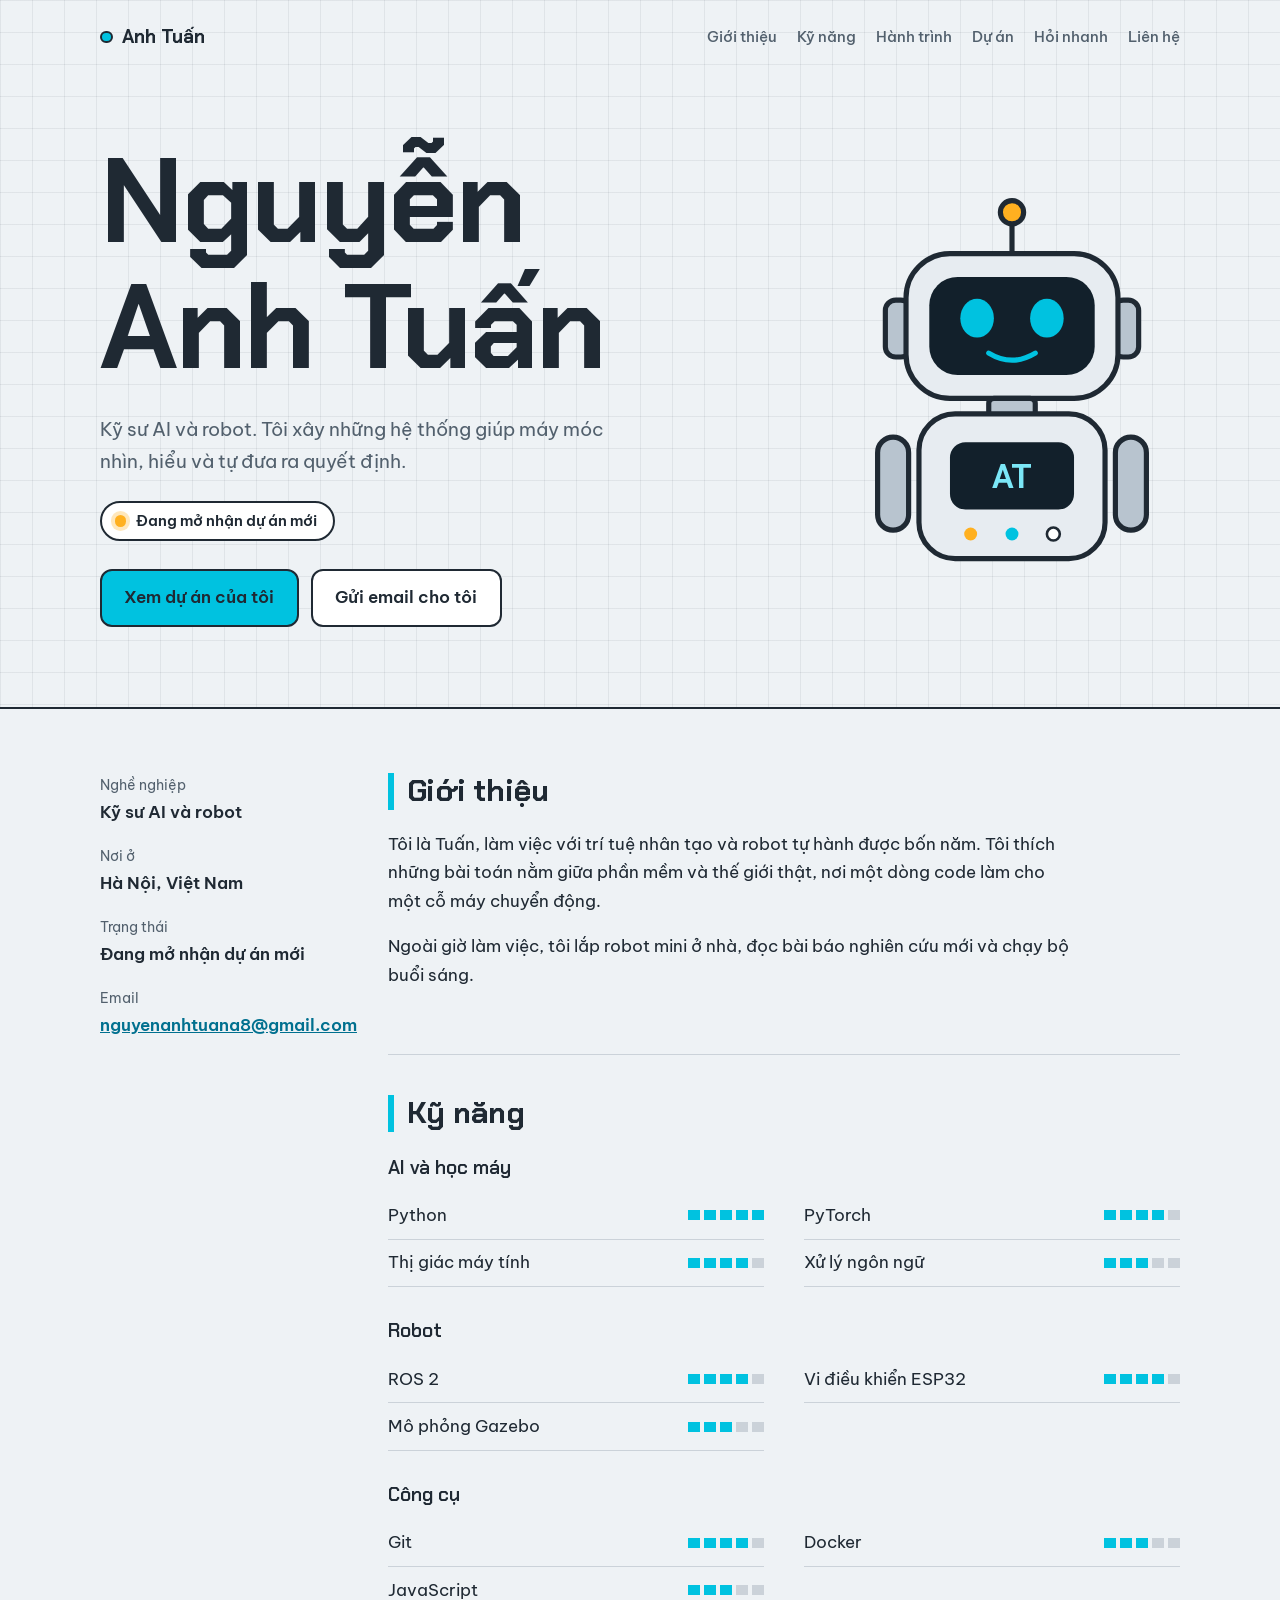
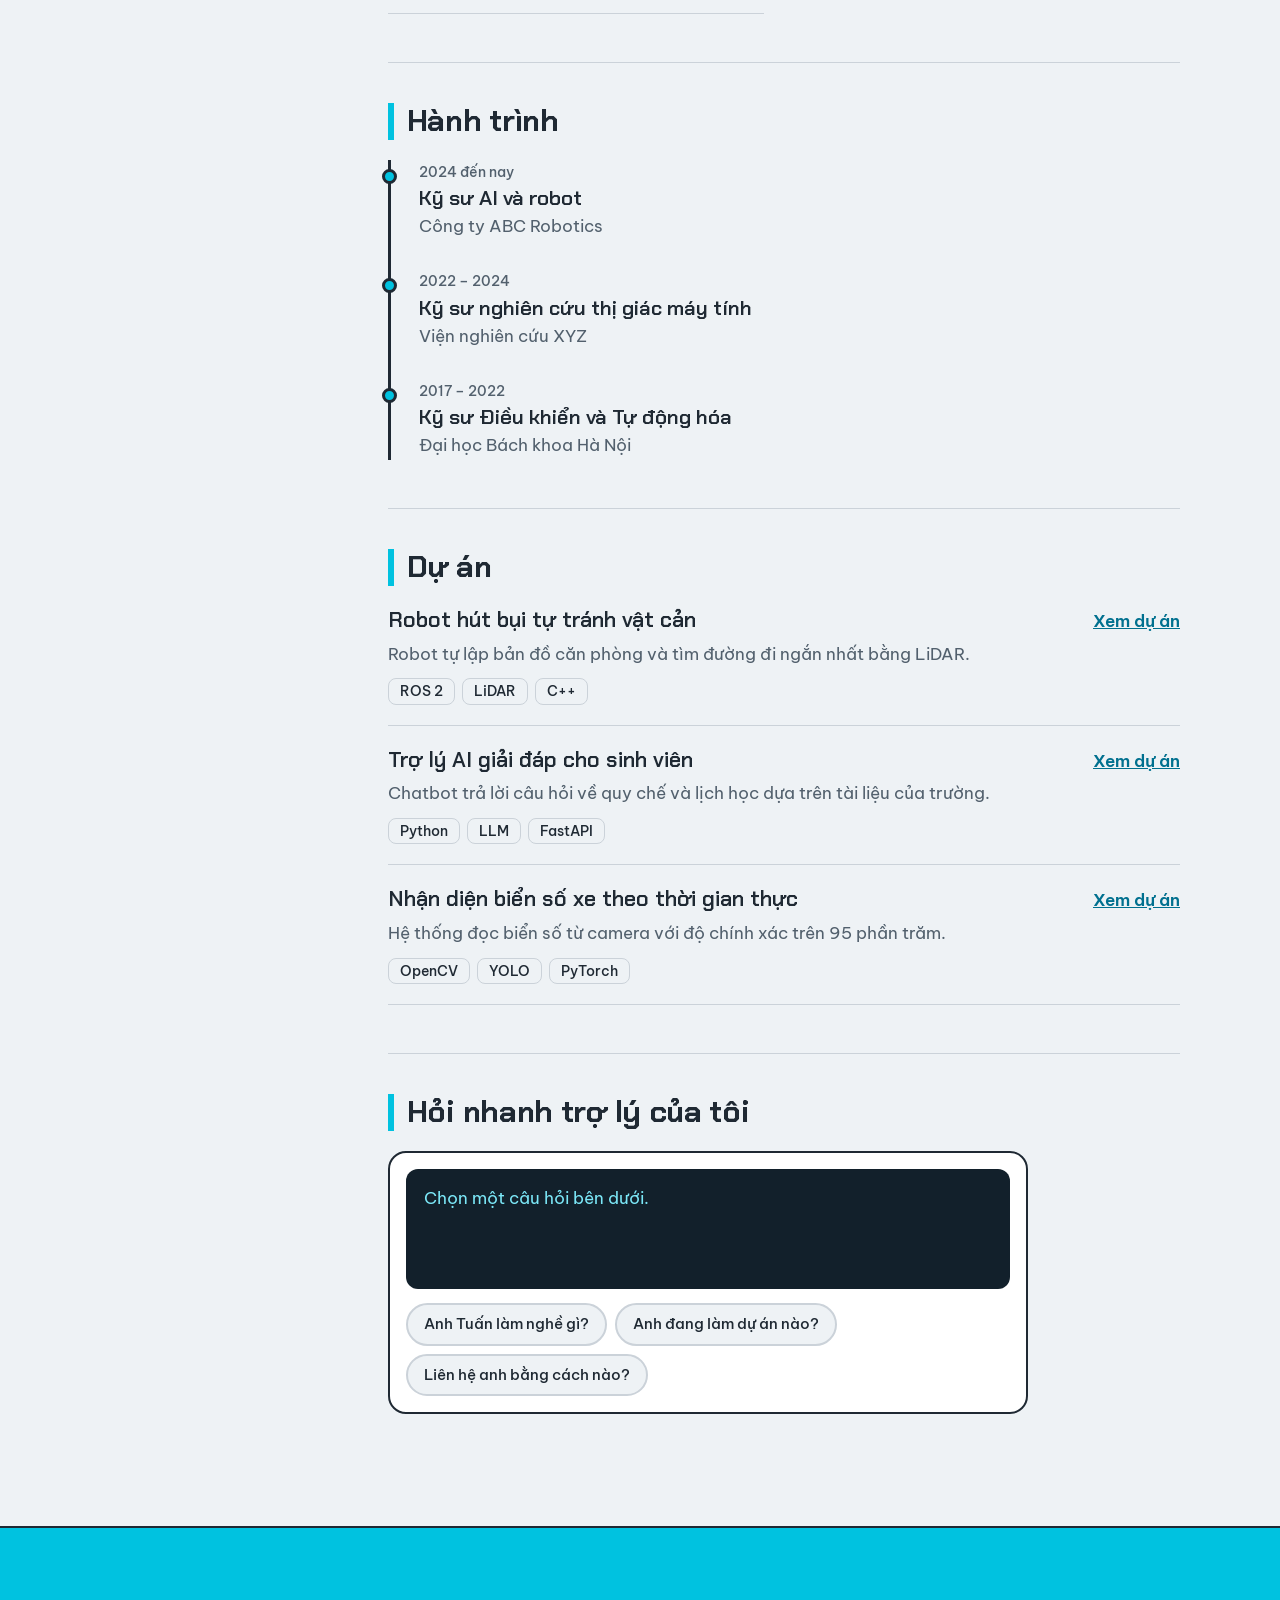
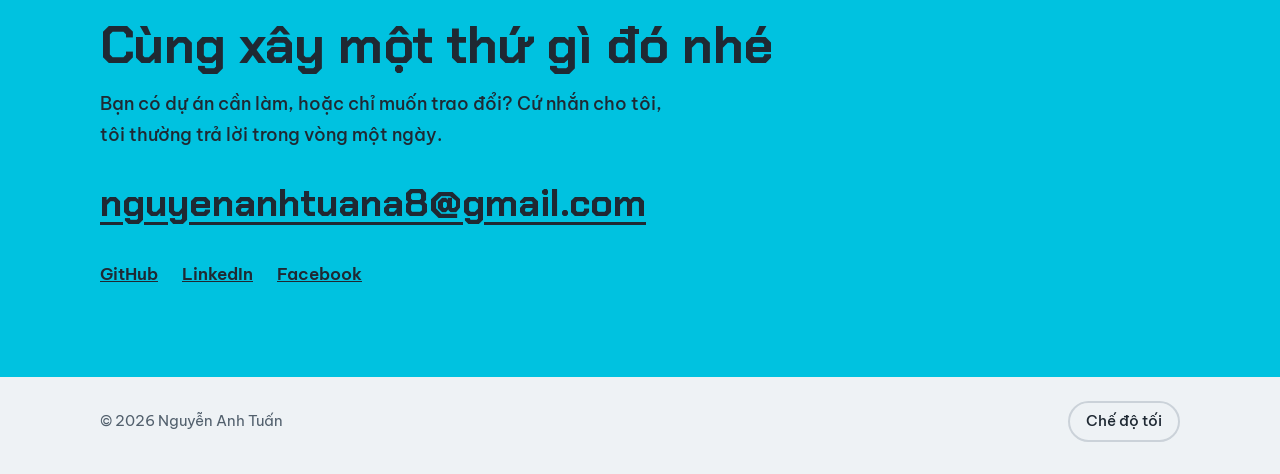
<file: robot/robot.html>
<!DOCTYPE html>
<html lang="vi">

<head>
  <meta charset="utf-8">
  <meta name="viewport" content="width=device-width, initial-scale=1, viewport-fit=cover">
  <title>Nguyen Anh Tuan – Kỹ sư AI và robot</title>
  <meta name="description"
    content="Trang giới thiệu Nguyễn Anh Tuấn: kỹ sư AI và robot. Kỹ năng, kinh nghiệm, dự án và cách liên hệ.">
  <link rel="preconnect" href="https://fonts.googleapis.com">
  <link rel="preconnect" href="https://fonts.gstatic.com" crossorigin>
  <link
    href="https://fonts.googleapis.com/css2?family=Chakra+Petch:wght@500;600;700&family=Be+Vietnam+Pro:wght@400;500;600&display=swap"
    rel="stylesheet">
  <link rel="stylesheet" href="robot.css">
</head>

<body>

  <div class="hero-band" id="top">
    <div class="wrap">
      <header class="top">
        <a class="mark" href="#top">Anh Tuấn</a>
        <nav aria-label="Điều hướng chính">
          <a href="#gioi-thieu">Giới thiệu</a>
          <a href="#ky-nang">Kỹ năng</a>
          <a href="#hanh-trinh">Hành trình</a>
          <a href="#du-an">Dự án</a>
          <a href="#hoi-dap">Hỏi nhanh</a>
          <a href="#lien-he">Liên hệ</a>
        </nav>
      </header>

      <!-- SỬA: câu giới thiệu ngắn -->
      <section class="hero">
        <div>
          <h1><span>Nguyễn</span><span>Anh Tuấn</span></h1>
          <p class="lead">Kỹ sư AI và robot. Tôi xây những hệ thống giúp máy móc nhìn, hiểu và tự đưa ra quyết định.</p>
          <p class="status">Đang mở nhận dự án mới</p>
          <div class="actions">
            <a class="btn primary" href="#du-an">Xem dự án của tôi</a>
            <a class="btn" href="mailto:email@example.com">Gửi email cho tôi</a>
          </div>
        </div>

        <!-- Đôi mắt robot nhìn theo con trỏ chuột -->
        <svg class="robot" id="robot" viewBox="0 0 260 300" role="img"
          aria-label="Hình minh họa robot, đôi mắt nhìn theo con trỏ chuột">
          <line x1="130" y1="50" x2="130" y2="27" stroke="#1F2933" stroke-width="4" stroke-linecap="round" />
          <circle cx="130" cy="18" r="9" fill="#FFB020" stroke="#1F2933" stroke-width="4" />
          <rect class="metal" x="32" y="86" width="20" height="44" rx="8" />
          <rect class="metal" x="208" y="86" width="20" height="44" rx="8" />
          <rect class="cas" x="48" y="50" width="164" height="112" rx="34" />
          <rect class="dark" x="66" y="68" width="128" height="76" rx="22" />
          <g id="eyes">
            <ellipse class="eye" cx="103" cy="100" rx="13" ry="15" />
            <ellipse class="eye" cx="157" cy="100" rx="13" ry="15" />
          </g>
          <path d="M112 127 Q130 138 148 127" fill="none" stroke="#00C2E0" stroke-width="4" stroke-linecap="round" />
          <rect class="metal" x="112" y="162" width="36" height="14" rx="4" />
          <rect class="metal" x="26" y="192" width="24" height="72" rx="12" />
          <rect class="metal" x="210" y="192" width="24" height="72" rx="12" />
          <rect class="cas" x="58" y="174" width="144" height="112" rx="28" />
          <rect class="dark" x="82" y="196" width="96" height="52" rx="12" />
          <text x="130" y="231" text-anchor="middle" font-family="Chakra Petch, sans-serif" font-size="26"
            font-weight="700" fill="#7BE7F7">AT</text>
          <circle cx="98" cy="267" r="5" fill="#FFB020" />
          <circle cx="130" cy="267" r="5" fill="#00C2E0" />
          <circle cx="162" cy="267" r="5" fill="#FFFFFF" stroke="#1F2933" stroke-width="2" />
        </svg>
      </section>
    </div>
  </div>

  <div class="wrap">
    <div class="layout">
      <!-- SỬA: thông tin nhanh -->
      <aside class="facts" aria-label="Thông tin nhanh">
        <dl>
          <dt>Nghề nghiệp</dt>
          <dd>Kỹ sư AI và robot</dd>
          <dt>Nơi ở</dt>
          <dd>Hà Nội, Việt Nam</dd>
          <dt>Trạng thái</dt>
          <dd>Đang mở nhận dự án mới</dd>
          <dt>Email</dt>
          <dd><a href="https://mail.google.com/mail/u/0/#inbox">nguyenanhtuana8@gmail.com</a></dd>
        </dl>
      </aside>

      <main class="content">
        <section id="gioi-thieu">
          <h2>Giới thiệu</h2>
          <!-- SỬA: viết vài câu về bản thân, công việc và điều bạn quan tâm -->
          <p>Tôi là Tuấn, làm việc với trí tuệ nhân tạo và robot tự hành được bốn năm. Tôi thích những bài toán nằm giữa
            phần mềm và thế giới thật, nơi một dòng code làm cho một cỗ máy chuyển động.</p>
          <p>Ngoài giờ làm việc, tôi lắp robot mini ở nhà, đọc bài báo nghiên cứu mới và chạy bộ buổi sáng.</p>
        </section>

        <section id="ky-nang">
          <h2>Kỹ năng</h2>
          <!-- SỬA: đổi kỹ năng và mức thành thạo (--lv từ 1 đến 5) -->
          <div class="group">
            <h3>AI và học máy</h3>
            <ul>
              <li>Python <span class="bar" style="--lv:5" role="img" aria-label="Mức 5 trên 5"></span></li>
              <li>PyTorch <span class="bar" style="--lv:4" role="img" aria-label="Mức 4 trên 5"></span></li>
              <li>Thị giác máy tính <span class="bar" style="--lv:4" role="img" aria-label="Mức 4 trên 5"></span></li>
              <li>Xử lý ngôn ngữ <span class="bar" style="--lv:3" role="img" aria-label="Mức 3 trên 5"></span></li>
            </ul>
          </div>
          <div class="group">
            <h3>Robot</h3>
            <ul>
              <li>ROS 2 <span class="bar" style="--lv:4" role="img" aria-label="Mức 4 trên 5"></span></li>
              <li>Vi điều khiển ESP32 <span class="bar" style="--lv:4" role="img" aria-label="Mức 4 trên 5"></span></li>
              <li>Mô phỏng Gazebo <span class="bar" style="--lv:3" role="img" aria-label="Mức 3 trên 5"></span></li>
            </ul>
          </div>
          <div class="group">
            <h3>Công cụ</h3>
            <ul>
              <li>Git <span class="bar" style="--lv:4" role="img" aria-label="Mức 4 trên 5"></span></li>
              <li>Docker <span class="bar" style="--lv:3" role="img" aria-label="Mức 3 trên 5"></span></li>
              <li>JavaScript <span class="bar" style="--lv:3" role="img" aria-label="Mức 3 trên 5"></span></li>
            </ul>
          </div>
        </section>

        <section id="hanh-trinh">
          <h2>Hành trình</h2>
          <!-- SỬA: công việc và học vấn, xếp từ mới đến cũ -->
          <ol class="timeline">
            <li>
              <div class="when">2024 đến nay</div>
              <div class="what">Kỹ sư AI và robot</div>
              <div class="where">Công ty ABC Robotics</div>
            </li>
            <li>
              <div class="when">2022 – 2024</div>
              <div class="what">Kỹ sư nghiên cứu thị giác máy tính</div>
              <div class="where">Viện nghiên cứu XYZ</div>
            </li>
            <li>
              <div class="when">2017 – 2022</div>
              <div class="what">Kỹ sư Điều khiển và Tự động hóa</div>
              <div class="where">Đại học Bách khoa Hà Nội</div>
            </li>
          </ol>
        </section>

        <section id="du-an">
          <h2>Dự án</h2>
          <!-- SỬA: tên dự án, mô tả, công nghệ và đường dẫn (thay href="#") -->
          <ul class="projects">
            <li>
              <div class="head">
                <h3>Robot hút bụi tự tránh vật cản</h3><a href="#">Xem dự án</a>
              </div>
              <p>Robot tự lập bản đồ căn phòng và tìm đường đi ngắn nhất bằng LiDAR.</p>
              <ul class="stack">
                <li>ROS 2</li>
                <li>LiDAR</li>
                <li>C++</li>
              </ul>
            </li>
            <li>
              <div class="head">
                <h3>Trợ lý AI giải đáp cho sinh viên</h3><a href="#">Xem dự án</a>
              </div>
              <p>Chatbot trả lời câu hỏi về quy chế và lịch học dựa trên tài liệu của trường.</p>
              <ul class="stack">
                <li>Python</li>
                <li>LLM</li>
                <li>FastAPI</li>
              </ul>
            </li>
            <li>
              <div class="head">
                <h3>Nhận diện biển số xe theo thời gian thực</h3><a href="#">Xem dự án</a>
              </div>
              <p>Hệ thống đọc biển số từ camera với độ chính xác trên 95 phần trăm.</p>
              <ul class="stack">
                <li>OpenCV</li>
                <li>YOLO</li>
                <li>PyTorch</li>
              </ul>
            </li>
          </ul>
        </section>

        <section id="hoi-dap">
          <h2>Hỏi nhanh trợ lý của tôi</h2>
          <!-- SỬA: nội dung câu trả lời nằm trong biến answers ở cuối trang -->
          <div class="ask">
            <div class="screen">
              <p id="answer" aria-hidden="true">Chọn một câu hỏi bên dưới.</p>
              <p class="sr-only" id="answer-sr" aria-live="polite"></p>
            </div>
            <div class="choices">
              <button type="button" data-key="job">Anh Tuấn làm nghề gì?</button>
              <button type="button" data-key="work">Anh đang làm dự án nào?</button>
              <button type="button" data-key="contact">Liên hệ anh bằng cách nào?</button>
            </div>
          </div>
        </section>
      </main>
    </div>
  </div>

  <section class="contact" id="lien-he">
    <div class="wrap">
      <h2>Cùng xây một thứ gì đó nhé</h2>
      <p>Bạn có dự án cần làm, hoặc chỉ muốn trao đổi? Cứ nhắn cho tôi, tôi thường trả lời trong vòng một ngày.</p>
      <!-- SỬA: email và các liên kết mạng xã hội -->
      <a class="mail" href="mailto:email@gmail.com">nguyenanhtuana8@gmail.com</a>
      <ul class="social">
        <li><a href="#">GitHub</a></li>
        <li><a href="#">LinkedIn</a></li>
        <li><a href="#">Facebook</a></li>
      </ul>
    </div>
  </section>

  <footer>
    <div class="wrap">
      <span>© <span id="year">2026</span> Nguyễn Anh Tuấn</span>
      <button class="toggle" id="theme-btn" type="button" aria-pressed="false">Chế độ tối</button>
    </div>
  </footer>

  <script src="robot.js"></script>
</body>

</html>
</file>
<file: robot/robot.css>
:root {
  --bg: #EEF2F5;
  --panel: #FFFFFF;
  --ink: #1F2933;
  --muted: #52606D;
  --line: #CBD2D9;
  --grid: rgba(31, 41, 51, .07);
  --accent: #00708F;
  --eye: #00C2E0;
  --amber: #FFB020;
  --screen: #12202B;
  --screen-ink: #7BE7F7;
  --display: "Chakra Petch", "Be Vietnam Pro", system-ui, sans-serif;
  --body: "Be Vietnam Pro", system-ui, -apple-system, "Segoe UI", Roboto, sans-serif;
  color-scheme: light;
  box-sizing: border-box;
  padding-top: env(safe-area-inset-top, 0px);
  padding-bottom: env(safe-area-inset-bottom, 0px);
}
@media (prefers-color-scheme: dark) {
  :root:not([data-theme="light"]) {
    --bg: #0F171E;
    --panel: #17222B;
    --ink: #E6EDF3;
    --muted: #9FB0BF;
    --line: #2A3947;
    --grid: rgba(230, 237, 243, .05);
    --accent: #4DD8EE;
    color-scheme: dark;
  }
}
:root[data-theme="dark"] {
  --bg: #0F171E;
  --panel: #17222B;
  --ink: #E6EDF3;
  --muted: #9FB0BF;
  --line: #2A3947;
  --grid: rgba(230, 237, 243, .05);
  --accent: #4DD8EE;
  color-scheme: dark;
}

html { scroll-padding-top: env(safe-area-inset-top, 0px); scroll-behavior: smooth; }
*, *::before, *::after { box-sizing: inherit; }
body { margin: 0; background: var(--bg); color: var(--ink); font-family: var(--body); font-size: 1.0625rem; line-height: 1.7; -webkit-font-smoothing: antialiased; }
a { color: inherit; }
:focus-visible { outline: 3px solid var(--accent); outline-offset: 3px; border-radius: 4px; }
.sr-only { position: absolute; width: 1px; height: 1px; margin: -1px; padding: 0; overflow: hidden; clip: rect(0, 0, 0, 0); white-space: nowrap; border: 0; }

.wrap { max-width: 70rem; margin: 0 auto; padding: 0 1.25rem; }

/* Đầu trang: lưới kỹ thuật rất nhạt, gợi bản vẽ thiết kế */
.hero-band {
  border-bottom: 2px solid var(--ink);
  background-image:
    linear-gradient(var(--grid) 1px, transparent 1px),
    linear-gradient(90deg, var(--grid) 1px, transparent 1px);
  background-size: 32px 32px;
}
.top { display: flex; flex-wrap: wrap; align-items: center; justify-content: space-between; gap: .75rem 1.5rem; padding: 1.25rem 0; }
.top .mark { display: inline-flex; align-items: center; gap: .55rem; font-family: var(--display); font-weight: 700; font-size: 1.2rem; text-decoration: none; }
.top .mark::before { content: ""; width: .8rem; height: .8rem; border-radius: 50%; background: var(--eye); border: 2px solid var(--ink); }
.top nav { display: flex; flex-wrap: wrap; gap: .25rem 1.25rem; }
.top nav a { text-decoration: none; font-weight: 500; font-size: .95rem; color: var(--muted); padding: .25rem 0; }
.top nav a:hover { color: var(--accent); text-decoration: underline; text-underline-offset: 5px; }

.hero { display: grid; gap: 2rem; align-items: center; padding: clamp(1.5rem, 6vw, 4rem) 0 clamp(2.5rem, 7vw, 5rem); }
.hero h1 { margin: 0; font-family: var(--display); font-weight: 700; font-size: clamp(3rem, 11vw, 7.5rem); line-height: 1.05; letter-spacing: -0.02em; }
.hero h1 span { display: block; }
.hero .lead { margin: 1.5rem 0 0; max-width: 33rem; font-size: 1.2rem; line-height: 1.65; color: var(--muted); }
.status { display: inline-flex; align-items: center; gap: .6rem; margin: 1.5rem 0 0; padding: .3rem 1rem .3rem .8rem; background: var(--panel); border: 2px solid var(--ink); border-radius: 999px; font-weight: 600; font-size: .95rem; }
.status::before { content: ""; width: .7rem; height: .7rem; border-radius: 50%; background: var(--amber); box-shadow: 0 0 0 4px rgba(255, 176, 32, .3); }
.actions { display: flex; flex-wrap: wrap; gap: .75rem; margin-top: 1.75rem; }
.btn { display: inline-block; text-decoration: none; font-weight: 600; padding: .8rem 1.4rem; border-radius: 12px; border: 2px solid var(--ink); color: var(--ink); background: var(--panel); }
.btn:hover { border-color: var(--accent); color: var(--accent); }
.btn.primary { background: var(--eye); border-color: var(--ink); color: #1F2933; }
.btn.primary:hover { filter: brightness(1.08); color: #1F2933; border-color: var(--ink); }

/* Robot: vật thể thật nên giữ nguyên màu ở cả chế độ sáng và tối */
.robot { display: block; width: min(17rem, 68vw); height: auto; margin: 0 auto; }
.robot .cas { fill: #E7ECF1; stroke: #1F2933; stroke-width: 4; }
.robot .metal { fill: #B8C4CF; stroke: #1F2933; stroke-width: 4; }
.robot .dark { fill: #12202B; }
.robot .eye { fill: #00C2E0; transform-box: fill-box; transform-origin: center; animation: blink 5s infinite; }
#eyes { transition: transform .12s ease-out; }
@keyframes blink { 0%, 93%, 100% { transform: scaleY(1); } 96% { transform: scaleY(.08); } }
@media (min-width: 860px) {
  .hero { grid-template-columns: 1fr auto; }
  .robot { width: 21rem; }
}

.layout { display: grid; gap: 2.5rem; padding: 3rem 0; }
@media (min-width: 860px) {
  .layout { grid-template-columns: 14rem minmax(0, 1fr); gap: 4rem; padding: 4rem 0; }
  .facts { position: sticky; top: 2rem; align-self: start; }
}
.facts dl { margin: 0; }
.facts dt { font-size: .9rem; color: var(--muted); }
.facts dd { margin: 0 0 1.1rem; font-weight: 600; }
.facts a { color: var(--accent); }

.content > section { padding-bottom: 3rem; }
.content > section + section { border-top: 1px solid var(--line); padding-top: 2.5rem; }
h2 { margin: 0 0 1.25rem; padding-left: .8rem; border-left: 6px solid var(--eye); font-family: var(--display); font-weight: 700; font-size: 1.9rem; letter-spacing: -0.01em; line-height: 1.2; }
.content p { max-width: 62ch; margin: 0 0 1rem; }

/* Kỹ năng dạng bảng thông số: mỗi kỹ năng có thang 5 nấc */
.group + .group { margin-top: 1.75rem; }
.group h3 { margin: 0 0 .5rem; font-family: var(--display); font-weight: 600; font-size: 1.2rem; }
.group ul { list-style: none; margin: 0; padding: 0; display: grid; gap: 0 2.5rem; grid-template-columns: repeat(auto-fill, minmax(15rem, 1fr)); }
.group li { display: flex; align-items: center; justify-content: space-between; gap: 1rem; padding: .55rem 0; border-bottom: 1px solid var(--line); }
.bar { position: relative; flex: none; width: 76px; height: 10px; }
.bar::before, .bar::after {
  content: ""; position: absolute; left: 0; top: 0; height: 100%;
  background: repeating-linear-gradient(90deg, var(--line) 0 12px, transparent 12px 16px);
  width: 100%;
}
.bar::after {
  background: repeating-linear-gradient(90deg, var(--eye) 0 12px, transparent 12px 16px);
  width: calc(var(--lv) * 16px - 4px);
}

.timeline { list-style: none; margin: 0; padding: 0 0 0 1.75rem; border-left: 3px solid var(--ink); }
.timeline li { position: relative; padding-bottom: 1.75rem; }
.timeline li:last-child { padding-bottom: 0; }
.timeline li::before { content: ""; position: absolute; left: calc(-1.75rem - 9px); top: .55rem; width: 15px; height: 15px; border-radius: 50%; background: var(--eye); border: 3px solid var(--ink); }
.timeline .when { font-size: .9rem; color: var(--muted); font-weight: 500; }
.timeline .what { font-family: var(--display); font-weight: 600; font-size: 1.3rem; line-height: 1.35; }
.timeline .where { color: var(--muted); }

.projects { list-style: none; margin: 0; padding: 0; }
.projects li { padding: 1.25rem 0; border-bottom: 1px solid var(--line); }
.projects li:first-child { padding-top: 0; }
.projects .head { display: flex; flex-wrap: wrap; justify-content: space-between; align-items: baseline; gap: .25rem 1.5rem; }
.projects h3 { margin: 0; font-family: var(--display); font-size: 1.35rem; font-weight: 600; line-height: 1.3; }
.projects a { color: var(--accent); font-weight: 600; }
.projects p { margin: .25rem 0 .6rem; color: var(--muted); }
.stack { display: flex; flex-wrap: wrap; gap: .4rem; list-style: none; margin: 0; padding: 0; }
.projects .stack li { padding: 0 .7rem; border: 1.5px solid var(--line); border-radius: 8px; font-size: .9rem; font-weight: 500; }

/* Trợ lý hỏi đáp: màn hình tối giống màn hình trên ngực robot */
.ask { max-width: 40rem; background: var(--panel); border: 2px solid var(--ink); border-radius: 18px; padding: 1rem; }
.screen { min-height: 7.5rem; padding: 1rem 1.15rem; background: var(--screen); color: var(--screen-ink); border-radius: 12px; font-size: 1.05rem; line-height: 1.6; }
.screen p { margin: 0; max-width: none; }
.ask .choices { display: flex; flex-wrap: wrap; gap: .5rem; margin-top: .9rem; }
.ask button { font: inherit; font-size: .95rem; font-weight: 500; color: var(--ink); background: var(--bg); border: 2px solid var(--line); border-radius: 999px; padding: .4rem 1rem; cursor: pointer; }
.ask button:hover { border-color: var(--accent); color: var(--accent); }

.contact { background: var(--eye); color: #1F2933; border-top: 2px solid var(--ink); padding: clamp(3rem, 8vw, 5.5rem) 0; }
.contact :focus-visible { outline-color: #1F2933; }
.contact h2 { border-left: 0; padding-left: 0; margin: 0 0 .75rem; font-size: clamp(2rem, 6vw, 3.25rem); line-height: 1.15; }
.contact p { max-width: 36rem; margin: 0 0 1.25rem; font-size: 1.15rem; font-weight: 500; }
.mail { display: inline-block; font-family: var(--display); font-weight: 700; font-size: clamp(1.4rem, 5vw, 2.4rem); word-break: break-all; text-decoration-thickness: 3px; text-underline-offset: 6px; }
.social { display: flex; flex-wrap: wrap; gap: .5rem 1.5rem; list-style: none; margin: 1.5rem 0 0; padding: 0; font-weight: 600; }

footer { padding: 1.5rem 0 2rem; color: var(--muted); font-size: .95rem; }
footer .wrap { display: flex; flex-wrap: wrap; justify-content: space-between; align-items: center; gap: 1rem; }
.toggle { font: inherit; font-size: .95rem; font-weight: 500; color: var(--ink); background: none; border: 2px solid var(--line); border-radius: 999px; padding: .35rem 1rem; cursor: pointer; }
.toggle:hover { border-color: var(--accent); }
.toggle[aria-pressed="true"] { background: var(--line); }

@media (prefers-reduced-motion: reduce) {
  html { scroll-behavior: auto; }
  .robot .eye { animation: none; }
  #eyes { transition: none; }
}
</file>
